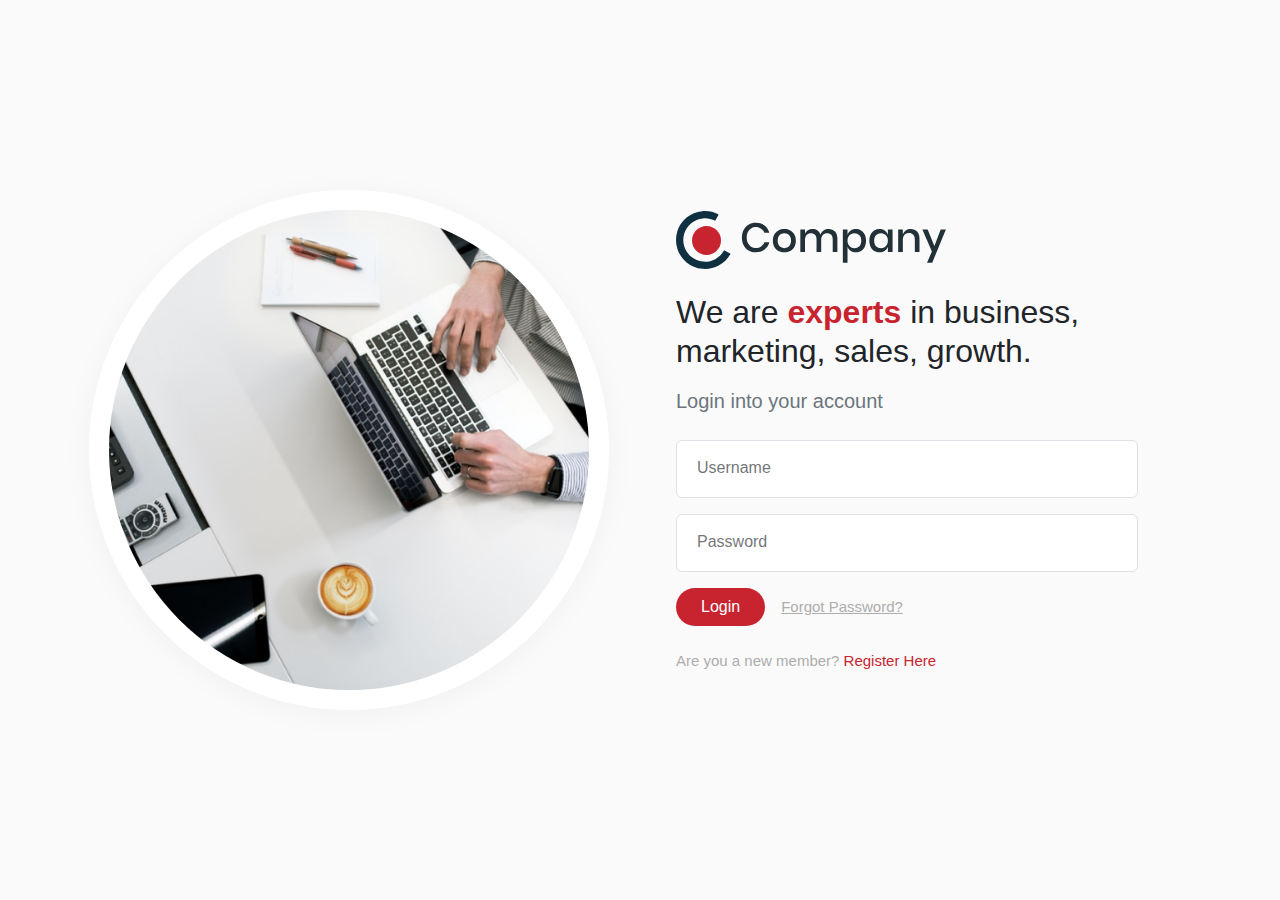
<file: index.html>
<!DOCTYPE html>
<html lang="en">
<head>
    <meta charset="UTF-8">
    <meta name="viewport" content="width=device-width, initial-scale=1.0">
    <title>Login Page</title>

    
    <link rel="stylesheet" href="css/bootstrap.min.css">
    <link rel="stylesheet" href="css/index.css">
    
</head>

<body>

<div class="container min-vh-100 d-flex align-items-center">
    <div class="row w-100 align-items-center">

       
        <div class="col-lg-6 text-center mb-4 mb-lg-0">
            <img src="images/hero-image.png" alt="Hero Image" class="hero-img">
        </div>

        <div class="col-lg-6 px-lg-5">

            
            <img src="images/logo.svg" class="mb-4" alt="Logo">

            
            <h2 class="fw-light mb-3">
                We are <span class="expert">experts</span> in business,<br>
                marketing, sales, growth.
            </h2>

            <p class="mb-4 fs-5 text-secondary">Login into your account</p>

            
            <form>
                <div class="mb-3">
                    <div class="form-floating mb-3">
                        <input type="email" class="form-control" id="floatingInput" placeholder="Username">
                        <label for="floatingInput">Username</label>
                    </div>
                </div>

                <div class="mb-3"><div class="form-floating mb-3">
                    <input type="password" class="form-control" placeholder="Password">
                    <label for="floatingInput">Password</label>
                </div>
                </div>

                <div class="d-flex align-items-center mb-4">
                    <button type="submit" class="btn login-btn px-4 me-3">
                        Login
                    </button>
                    <a href="#" class="text-muted-custom">Forgot Password?</a>
                </div>

                <p class="text-muted-custom">
                    Are you a new member?
                    <a href="#" class="register-link">Register Here</a>
                </p>
            </form>

        </div>
    </div>
</div>
</body>
</html>
</file>
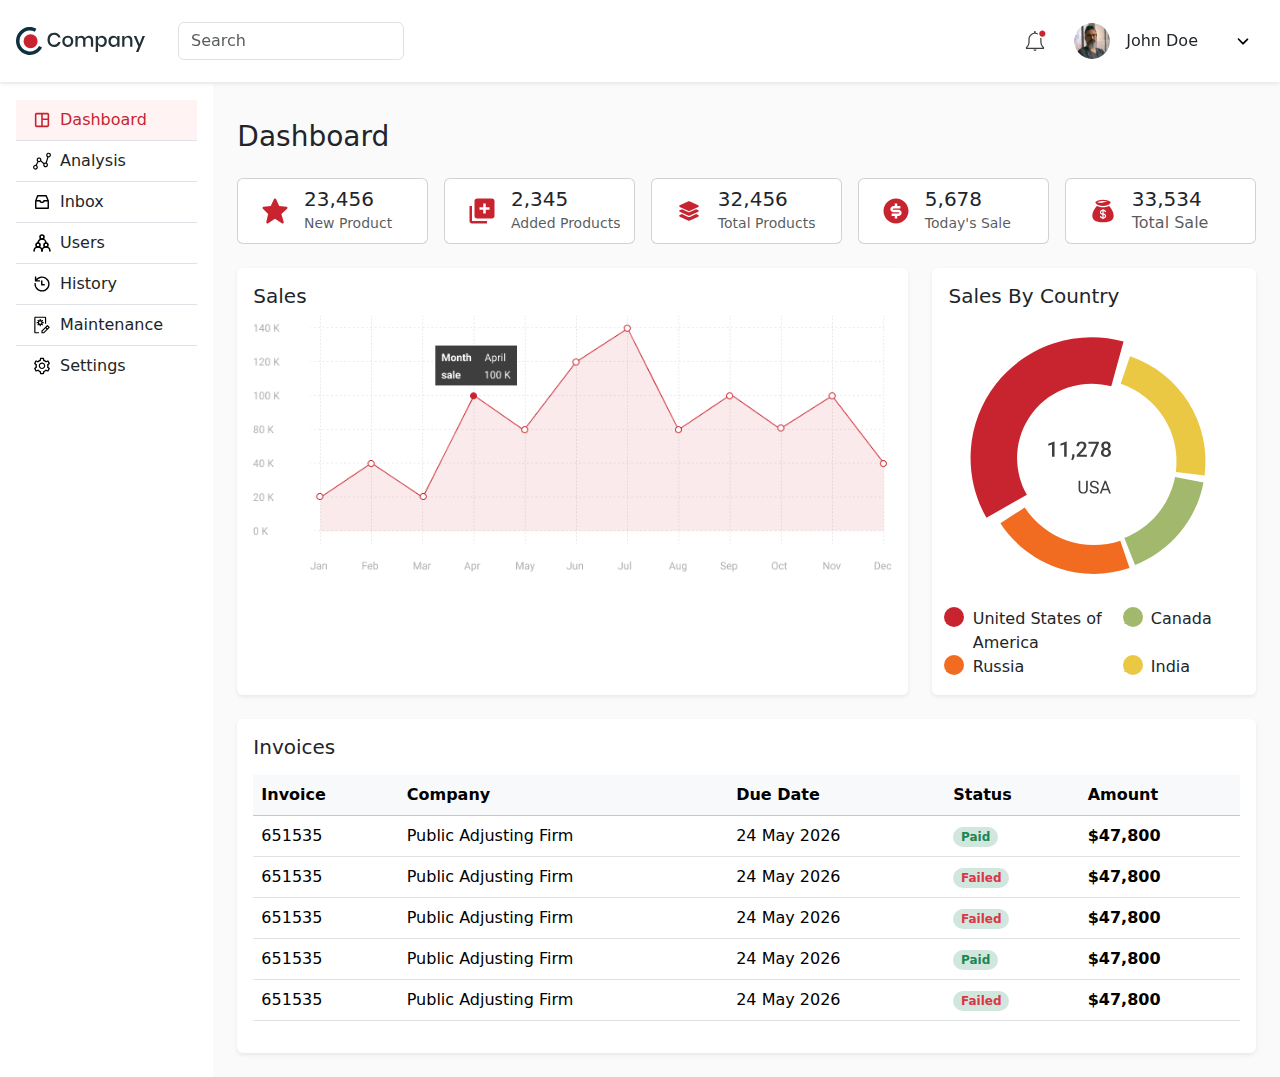
<file: dashboard.html>
<!DOCTYPE html>
<html lang="en">

<head>
    <meta charset="UTF-8">
    <title>Dashboard</title>
    <meta name="viewport" content="width=device-width, initial-scale=1">

    <link href="https://cdn.jsdelivr.net/npm/bootstrap@5.3.2/dist/css/bootstrap.min.css" rel="stylesheet">
    <link rel="stylesheet" href="css/dashboard.css">
</head>

<body>


    <nav class="navbar navbar-light bg-white px-3 shadow-sm fixed-top col-md-12 ">
        <div class="d-flex align-items-center gap-3">

            <button class="btn p-0 d-lg-none d-block" data-bs-toggle="offcanvas" data-bs-target="#sidebar">
                <img src="images/menu-bar.svg" width="30">
            </button>

            <img src="images/logo.svg" width="130">

            <input type="text" class="form-control search-input ms-3 d-none d-md-block" placeholder="Search">
        </div>

        <div class="d-flex align-items-center gap-3">
            <div class="dropdown mb-3 ms-2">
                <button
                    class="btn btn-secondary form-control justify-content-between w-100 bg-white text-secondary d-flex mt-3 border-0"
                    type="button" id="dropdownMenuButton2" data-bs-toggle="dropdown" aria-expanded="false">
                    <img src="images/notification-icon.svg" width="22">
                </button>
                <ul class="dropdown-menu" aria-labelledby="dropdownMenuButton2">
                    <li><a class="dropdown-item" href="#">Action</a></li>
                    <li><a class="dropdown-item" href="#">Another action</a></li>
                    <li><a class="dropdown-item" href="#">Something else here</a></li>
                </ul>
            </div>
            <img src="images/profile.png" width="36" class="rounded-circle">
            <span>John Doe</span>
            
            <div class="dropdown mb-3 ms-2">
                <button
                    class="btn btn-secondary form-control justify-content-between w-100 bg-white text-secondary d-flex mt-3 border-0"
                    type="button" id="dropdownMenuButton3" data-bs-toggle="dropdown" aria-expanded="false">
                    <img src="images/downward-arrow.svg" width="18">
                </button>
                <ul class="dropdown-menu dropdown-menu-right" aria-labelledby="dropdownMenuButton2">
                    <li><a class="dropdown-item" href="#">Action</a></li>
                    <li><a class="dropdown-item" href="#">Another action</a></li>
                    <li><a class="dropdown-item" href="#">Something else here</a></li>
                </ul>
            </div>
            
        </div>
    </nav>


    <div class="offcanvas offcanvas-start sidebar mt-0" tabindex="-1" id="sidebar">
        <div class="offcanvas-header">
            <h5 class="offcanvas-title">Menu</h5>
            <button type="button" class="btn-close" data-bs-dismiss="offcanvas"></button>
        </div>
        <div class="offcanvas-body">
            <div class="list-group list-group-flush ">

                <a class="list-group-item d-flex align-items-center gap-2 "
                    style="background-color: #FFF3F4; color: #C8242F;" href="dashboard.html">
                    <img src="images/dashboard-active.svg" class="icon">Dashboard
                </a>

                <a class="list-group-item d-flex align-items-center gap-2" href="innerpage.html">
                    <img src="images/graph-default.svg" class="icon">Analysis
                </a>

                <a class="list-group-item d-flex align-items-center gap-2" href="#">
                    <img src="images/inbox-default.svg" class="icon">Inbox
                </a>

                <a class="list-group-item d-flex align-items-center gap-2" href="#">
                    <img src="images/user-default.svg" class="icon">Users
                </a>

                <a class="list-group-item d-flex align-items-center gap-2" href="#">
                    <img src="images/clock-default.svg" class="icon">History
                </a>

                <a class="list-group-item d-flex align-items-center gap-2" href="#">
                    <img src="images/maintenance-default.svg" class="icon">Maintenance
                </a>

                <a class="list-group-item d-flex align-items-center gap-2" href="#">
                    <img src="images/setting-default.svg" class="icon">Settings
                </a>

            </div>
        </div>
    </div>

    <div class="container-fluid " style="margin-top: 80px;">
        <div class="row">
            <aside class="col-md-2 d-none d-lg-block sidebar p-3 mt-1" style="margin-top: -25px;">
                <div class="list-group list-group-flush">
                    <a class="list-group-item d-flex align-items-center gap-2"
                        style="background-color: #FFF3F4; color: #C8242F;" href="dashboard.html">
                        <img src="images/dashboard-active.svg" class="icon">Dashboard
                    </a>
                    <a class="list-group-item d-flex align-items-center gap-2" href="innerpage.html">
                        <img src="images/graph-default.svg" class="icon" >Analysis
                    </a>
                    <a class="list-group-item d-flex align-items-center gap-2" href="#">
                        <img src="images/inbox-default.svg" class="icon">Inbox
                    </a>
                    <a class="list-group-item d-flex align-items-center gap-2" href="#">
                        <img src="images/user-default.svg" class="icon">Users
                    </a>
                    <a class="list-group-item d-flex align-items-center gap-2" href="#">
                        <img src="images/clock-default.svg" class="icon">History
                    </a>

                    <a class="list-group-item d-flex align-items-center gap-2" href="#">
                        <img src="images/maintenance-default.svg" class="icon">Maintenance
                    </a>

                    <a class="list-group-item d-flex align-items-center gap-2" href="#">
                        <img src="images/setting-default.svg" class="icon">Settings
                    </a>
                </div>
            </aside>


            <main class="col-lg-10 col-12 p-4 ms-md-auto mt-3">
                <h3 class="mb-4">Dashboard</h3>


                <div class="row g-3 mb-4">
                    <div class="col-lg col-md-3 col-sm-4 col-6">
                        <div class="card text-center p-2 stat-card h-100">
                            <div class="d-flex align-items-center justify-content-center">
                                <div class="col-sm-4  mt-2">
                                    <img src="images/star.svg" class="mx-auto mb-2" width="30">
                                </div>
                                <div class="col-sm-8 text-start mx-auto">
                                    <h5 class="mb-0">23,456</h5>
                                    <small class="text-muted">New Product</small>
                                </div>
                            </div>
                        </div>
                    </div>
                    <div class="col-lg col-md-3 col-sm-4 col-6">
                        <div class="card text-center p-2 stat-card h-100">
                            <div class="d-flex align-items-center justify-content-center">
                                <div class="col-sm-4 mt-2">
                                    <img src="images/new-product.svg" class="mx-auto mb-2" width="30">
                                </div>
                                <div class="col-sm-8 text-start mx-auto">
                                    <h5 class="mb-0">2,345</h5>
                                    <small class="text-muted">Added Products</small>
                                </div>
                            </div>
                        </div>
                    </div>
                    <div class="col-lg col-md-3 col-sm-4 col-6">
                        <div class="card text-center p-2 stat-card h-100">
                            <div class="d-flex align-items-center justify-content-center">
                                <div class="col-4 mt-2">
                                    <img src="images/total-product.svg" class="mx-auto mb-2" width="30">
                                </div>
                                <div class="col-8 text-start mx-auto">
                                    <h5 class="mb-0">32,456</h5>
                                    <small class="text-muted">Total Products</small>
                                </div>
                            </div>
                        </div>
                    </div>
                    <div class="col-lg col-md-3 col-sm-4 col-6">
                        <div class="card text-center p-2 stat-card h-100">
                            <div class="d-flex align-items-center justify-content-center">
                                <div class="col-4 mt-2">
                                    <img src="images/dollar-filled.svg" class="mx-auto mb-2" width="30">
                                </div>
                                <div class="col-8 text-start mx-auto">
                                    <h5 class="mb-0">5,678</h5>
                                    <small class="text-muted">Today's Sale</small>
                                </div>
                            </div>
                        </div>
                    </div>
                    <div class="col-lg col-md-3 col-sm-4 col-6">
                        <div class="card text-center p-2 stat-card h-100">
                            <div class="d-flex align-items-center justify-content-center">
                                <div class="col-4 mt-2">
                                    <img src="images/money-bag.svg" class="mx-auto mb-2" width="30">
                                </div>
                                <div class="col-8 text-start mx-auto">
                                    <h5 class="mb-0">33,534</h5>
                                    <span class="text-muted">Total Sale</span>
                                </div>
                            </div>
                        </div>
                    </div>
                </div>

                <div class="row g-4 mb-4">
                    <div class="col-md-8">
                        <div class="card p-3 border-0 shadow-sm h-100">
                            <h5 class="card-title">Sales</h5>
                            <img src="images/data-graph.png" class="img-fluid rounded ">
                        </div>
                    </div>
                    <div class="col-md-4">
                        <div class="card p-3 border-0 shadow-sm h-100">
                            <h5 class="card-title">Sales By Country</h5>
                            <img src="images/pie-chart.svg" class="img-fluid">
                            
                            <div class="d-flex justify-content-center">
                                <div class="col-1 mx-1">
                                    <div class="box1">
                                        1
                                    </div>
                                </div>
                                <div class="col-6">
                                    United States of America
                                </div>
                                <div class="col-1 mx-1">
                                    <div class="box2">
                                        1
                                    </div>
                                </div>
                                <div class="col-4">
                                    Canada
                                </div>
                            </div>

                            <div class="d-flex justify-content-center">
                                <div class="col-lg-1 col-1 mx-1">
                                    <div class="box3">
                                        1
                                    </div>
                                </div>
                                <div class="col-lg-6 col-6">
                                    Russia
                                </div>
                                <div class="col-lg-1 col-1 mx-1">
                                    <div class="box4">
                                        1
                                    </div>
                                </div>
                                <div class="col-lg-4 col-4">
                                    India
                                </div>
                            </div>
                        </div>
                    </div>
                </div>

                <div class="row">
                    <div class="col-12">
                        <div class="card p-3 border-0 shadow-sm">
                            <h5 class="mb-3">Invoices</h5>
                            <div class="table-responsive">
                                <table class="table table-hover align-middle">
                                    <thead class="table-light">
                                        <tr>
                                            <th>Invoice</th>
                                            <th>Company</th>
                                            <th>Due Date</th>
                                            <th>Status</th>
                                            <th>Amount</th>
                                        </tr>
                                    </thead>
                                    <tbody>
                                        <tr>
                                            <td>651535</td>
                                            <td>Public Adjusting Firm</td>
                                            <td>24 May 2026</td>
                                            <td><span
                                                    class="badge rounded-pill bg-success-subtle text-success">Paid</span>
                                            </td>
                                            <td><strong>$47,800</strong></td>
                                        </tr>
                                        <tr>
                                            <td>651535</td>
                                            <td>Public Adjusting Firm</td>
                                            <td>24 May 2026</td>
                                            <td><span
                                                    class="badge rounded-pill bg-success-subtle text-danger">Failed</span>
                                            </td>
                                            <td><strong>$47,800</strong></td>
                                        </tr>
                                        <tr>
                                            <td>651535</td>
                                            <td>Public Adjusting Firm</td>
                                            <td>24 May 2026</td>
                                            <td><span
                                                    class="badge rounded-pill bg-success-subtle text-danger">Failed</span>
                                            </td>
                                            <td><strong>$47,800</strong></td>
                                        </tr>
                                        <tr>
                                            <td>651535</td>
                                            <td>Public Adjusting Firm</td>
                                            <td>24 May 2026</td>
                                            <td><span
                                                    class="badge rounded-pill bg-success-subtle text-success">Paid</span>
                                            </td>
                                            <td><strong>$47,800</strong></td>
                                        </tr>
                                        <tr>
                                            <td>651535</td>
                                            <td>Public Adjusting Firm</td>
                                            <td>24 May 2026</td>
                                            <td><span
                                                    class="badge rounded-pill bg-success-subtle text-danger">Failed</span>
                                            </td>
                                            <td><strong>$47,800</strong></td>
                                        </tr>

                                    </tbody>
                                </table>
                            </div>
                        </div>
                    </div>
                </div>
            </main>
        </div>
    </div>

    <script src="https://cdn.jsdelivr.net/npm/bootstrap@5.3.2/dist/js/bootstrap.bundle.min.js"></script>
</body>

</html>
</file>
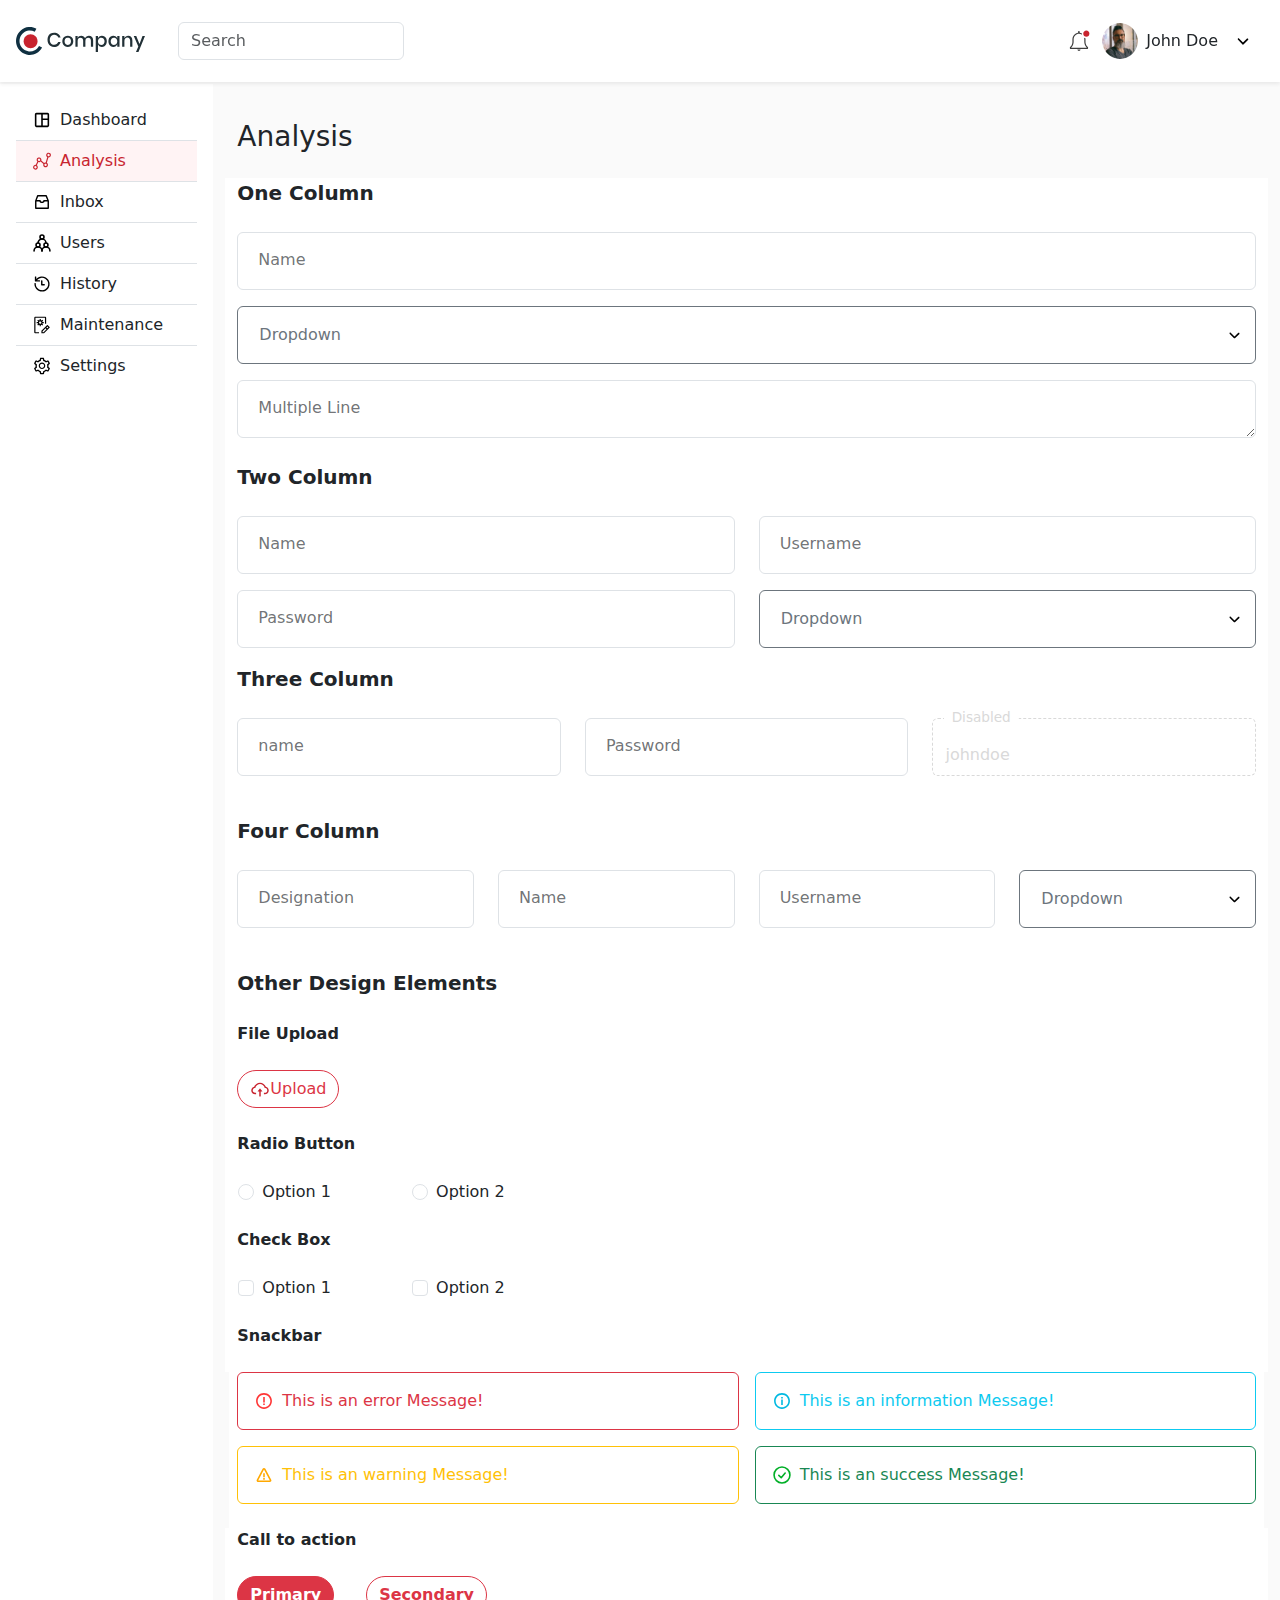
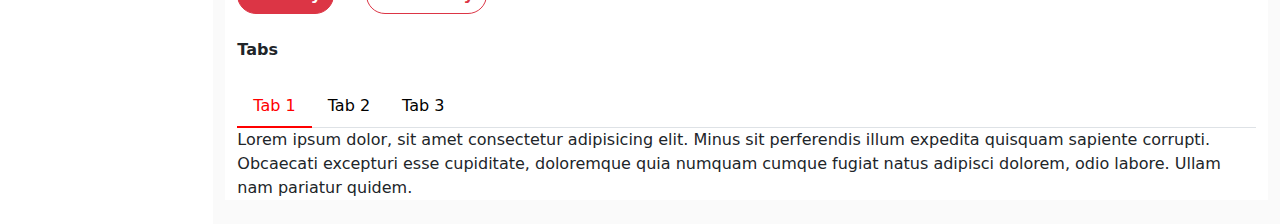
<file: innerpage.html>
<!DOCTYPE html>
<html lang="en">

<head>
    <meta charset="UTF-8">
    <meta name="viewport" content="width=device-width, initial-scale=1.0">
    <title>Document</title>
    <link rel="stylesheet" href="css/bootstrap.min.css">
    <link rel="stylesheet" href="css/innerpage.css">
    <script src="js/bootstrap.bundle.min.js"></script>
</head>

<body>
    <nav class="navbar navbar-light bg-white px-3 shadow-sm fixed-top col-md-12 ">
        <div class="d-flex align-items-center gap-3">

            <button class="btn p-0 d-lg-none d-block" data-bs-toggle="offcanvas" data-bs-target="#sidebar">
                <img src="images/menu-bar.svg" width="30">
            </button>

            <img src="images/logo.svg" width="130">

            <input type="text" class="form-control search-input ms-3 d-none d-md-block" placeholder="Search">
        </div>

        <div class="d-flex align-items-center gap-0">
            <div class="dropdown mb-3">
                <button
                    class="btn btn-secondary form-control w-100 bg-white text-secondary d-flex mt-3 border-0"
                    type="button" id="dropdownMenuButton2" data-bs-toggle="dropdown" aria-expanded="false">
                    <img src="images/notification-icon.svg" width="22">
                </button>
                <ul class="dropdown-menu" aria-labelledby="dropdownMenuButton2">
                    <li><a class="dropdown-item" href="#">Action</a></li>
                    <li><a class="dropdown-item" href="#">Another action</a></li>
                    <li><a class="dropdown-item" href="#">Something else here</a></li>
                </ul>
            </div>
            
            <img src="images/profile.png" width="36" class="rounded-circle">
            <span class="ms-2">John Doe</span>
            <div class="dropdown mb-3 ms-1">
                <button
                    class="btn btn-secondary form-control justify-content-between w-100 bg-white text-secondary d-flex mt-3 border-0"
                    type="button" id="dropdownMenuButton3" data-bs-toggle="dropdown" aria-expanded="false">
                    <img src="images/downward-arrow.svg" width="18">
                </button>
                <ul class="dropdown-menu dropdown-menu-right" aria-labelledby="dropdownMenuButton2">
                    <li><a class="dropdown-item" href="#">Action</a></li>
                    <li><a class="dropdown-item" href="#">Another action</a></li>
                    <li><a class="dropdown-item" href="#">Something else here</a></li>
                </ul>
            </div>
        </div>
    </nav>

    <div class="offcanvas offcanvas-start sidebar" tabindex="-1" id="sidebar">
        <div class="offcanvas-header">
            <h5 class="offcanvas-title">Menu</h5>
            <button type="button" class="btn-close" data-bs-dismiss="offcanvas"></button>
        </div>
        <div class="offcanvas-body">
            <div class="list-group list-group-flush ">

                <a class="list-group-item d-flex align-items-center gap-2 " href="dashboard.html">
                    <img src="images/dashboard-default.svg" class="icon">Dashboard
                </a>

                <a class="list-group-item d-flex align-items-center gap-2" href="innerpage.html" style="background-color: #FFF3F4; color: #C8242F;">
                    <img src="images/graph-active.svg" class="icon">Analysis
                </a>

                <a class="list-group-item d-flex align-items-center gap-2" href="#"> 
                    <img src="images/inbox-default.svg" class="icon">Inbox
                </a>

                <a class="list-group-item d-flex align-items-center gap-2" href="#">
                    <img src="images/user-default.svg" class="icon">Users
                </a>

                <a class="list-group-item d-flex align-items-center gap-2" href="#">
                    <img src="images/clock-default.svg" class="icon">History
                </a>

                <a class="list-group-item d-flex align-items-center gap-2" href="#">
                    <img src="images/maintenance-default.svg" class="icon">Maintenance
                </a>

                <a class="list-group-item d-flex align-items-center gap-2" href="#">
                    <img src="images/setting-default.svg" class="icon">Settings
                </a>

            </div>
        </div>
    </div>

    <div class="container-fluid " style="margin-top: 80px;">
        <div class="row">
            <aside class="col-md-2 d-none d-lg-block sidebar p-3 mt-1" style="margin-top: -25px;">
                <div class="list-group list-group-flush">
                    <a class="list-group-item d-flex align-items-center gap-2" href="dashboard.html">
                        <img src="images/dashboard-default.svg" class="icon">Dashboard
                    </a>
                    <a class="list-group-item d-flex align-items-center gap-2" href="innerpage.html" style="background-color: #FFF3F4; color: #C8242F;">
                        <img src="images/graph-active.svg" class="icon">Analysis
                    </a>
                    <a class="list-group-item d-flex align-items-center gap-2" href="#">
                        <img src="images/inbox-default.svg" class="icon">Inbox
                    </a>
                    <a class="list-group-item d-flex align-items-center gap-2" href="#">
                        <img src="images/user-default.svg" class="icon">Users
                    </a>
                    <a class="list-group-item d-flex align-items-center gap-2" href="#">
                        <img src="images/clock-default.svg" class="icon">History
                    </a>

                    <a class="list-group-item d-flex align-items-center gap-2" href="#">
                        <img src="images/maintenance-default.svg" class="icon">Maintenance
                    </a>

                    <a class="list-group-item d-flex align-items-center gap-2" href="#">
                        <img src="images/setting-default.svg" class="icon">Settings
                    </a>
                </div>
            </aside>
            <main class="col-lg-10 col-12 p-4 ms-md-auto mt-3">
                <h3 class="mb-4">Analysis</h3>
                <div class="row bg-white">
                    <div class="col-lg-11 mx-0 fw-bold fs-5 mb-4">
                        One Column
                    </div>
                </div>
                <div class="row bg-white">
                    <div class="col-lg-11 mx-0 w-100 ">
                        <div class="form-floating mb-3">
                            <input type="text" class="form-control mb-3" placeholder="Name">
                            <label for="floatingInput">Name</label>
                        </div>
                        <div class="dropdown mb-3">
                            <button
                                class="btn btn-secondary form-control align-items-center justify-content-between w-100 bg-white text-secondary d-flex"
                                type="button" id="dropdownMenuButton1" data-bs-toggle="dropdown" aria-expanded="false" style="height: 58px;">
                                <span style="margin-left: 9px;">Dropdown</span>
                                <img src="images/downward-arrow.svg" alt="">
                            </button>
                            <ul class="dropdown-menu" aria-labelledby="dropdownMenuButton1">
                                <li><a class="dropdown-item" href="#">Action</a></li>
                                <li><a class="dropdown-item" href="#">Another action</a></li>
                                <li><a class="dropdown-item" href="#">Something else here</a></li>
                            </ul>
                        </div>
                        <div class="form-floating mb-4">
                            <textarea type="text" class="form-control mb-3" placeholder="Multiple Line"></textarea>
                            <label for="floatingInput">Multiple Line</label>
                        </div>
                    </div>
                </div>
                <div class="row bg-white">
                    <div class="col-lg-11 mx-0 fw-bold fs-5 mb-4">
                        Two Column
                    </div>
                </div>
                <div class="row bg-white">
                    <div class="col-sm-6 mx-0">
                        <div class="form-floating mb-3">
                            <input type="text" class="form-control mb-3" placeholder="Name">
                            <label for="floatingInput">Name</label>
                        </div>
                    </div>
                    <div class="col-sm-6 mx-0">
                        <div class="form-floating mb-3">
                            <input type="text" class="form-control mb-3" placeholder="Username">
                            <label for="floatingInput">Username</label>
                        </div>
                    </div>
                </div>
                <div class="row bg-white">
                    <div class="col-sm-6 mx-0">
                        <div class="form-floating mb-3">
                            <input type="password" class="form-control mb-3" placeholder="Password">
                            <label for="floatingInput">Password</label>
                        </div>
                    </div>
                    <div class="col-sm-6 mx-0">
                        <div class="dropdown mb-3 ">
                            <button
                                class="btn btn-secondary form-control align-items-center justify-content-between w-100 bg-white text-secondary d-flex"
                                type="button" id="dropdownMenuButton1" data-bs-toggle="dropdown" aria-expanded="false" style="height: 58px;">
                                <span style="margin-left: 9px;">Dropdown</span>
                                <img src="images/downward-arrow.svg" alt="">
                            </button>
                            <ul class="dropdown-menu" aria-labelledby="dropdownMenuButton1">
                                <li><a class="dropdown-item" href="#">Action</a></li>
                                <li><a class="dropdown-item" href="#">Another action</a></li>
                                <li><a class="dropdown-item" href="#">Something else here</a></li>
                            </ul>
                        </div>
                    </div>
                </div>
                <div class="row bg-white">
                    <div class="col-lg-11 mx-0 fw-bold fs-5 mb-4">
                        Three Column
                    </div>
                </div>
                <div class="row bg-white">
                    <div class="col-lg-4 col-sm-6 mx-0">
                        <div class="form-floating mb-3">
                            <input type="text" class="form-control mb-3" placeholder="Name">
                            <label for="floatingInput">name</label>
                        </div>
                    </div>
                    <div class="col-lg-4 col-sm-6 mx-0">
                        <div class="form-floating mb-3">
                            <input type="password" class="form-control mb-3" placeholder="Password">
                            <label for="floatingInput">Password</label>
                        </div>
                    </div>
                    <div class="col-lg-4 col-sm-6 mx-0 mb-4">
                        <div class="form-floating mb-3">
                            <input type="text" class="form-control mb-3 text" placeholder="Disabled" value="johndoe" style="border-style: dashed;  background-color: white; color: #D9D9D9; border-color: #D9D9D9 ;" disabled>
                            <label for="floatingInput" style="color: #D9D9D9;">Disabled</label>
                        </div>
                    </div>
                </div>


                <div class="row bg-white">
                    <div class="col-lg-11 mx-0 fw-bold fs-5 mb-4">
                        Four Column
                    </div>
                </div>
                <div class="row bg-white">
                    <div class="col-lg-3 col-md-4 col-sm-6">
                        <div class="form-floating mb-3">
                            <input type="text" class="form-control mb-3" placeholder="Designation">
                            <label for="floatingInput">Designation</label>
                        </div>
                    </div>
                    <div class="col-lg-3 col-md-4 col-sm-6">
                        <div class="form-floating mb-3">
                            <input type="text" class="form-control mb-3" placeholder="Name">
                            <label for="floatingInput">Name</label>
                        </div>
                    </div>
                    <div class="col-lg-3 col-md-4 col-sm-6">
                        <div class="form-floating mb-3">
                            <input type="text" class="form-control mb-3" placeholder="Username">
                            <label for="floatingInput">Username</label>
                        </div>
                    </div>
                    <div class="col-lg-3 col-md-4 mb-4 col-sm-6">
                        <div class="dropdown mb-3 ">
                            <button
                                class="btn btn-secondary form-control align-items-center justify-content-between w-100 bg-white text-secondary d-flex"
                                type="button" id="dropdownMenuButton1" data-bs-toggle="dropdown" aria-expanded="false" style="height: 58px;">
                                <span style="margin-left: 9px;">Dropdown</span>
                                <img src="images/downward-arrow.svg" alt="">
                            </button>
                            <ul class="dropdown-menu" aria-labelledby="dropdownMenuButton1">
                                <li><a class="dropdown-item" href="#">Action</a></li>
                                <li><a class="dropdown-item" href="#">Another action</a></li>
                                <li><a class="dropdown-item" href="#">Something else here</a></li>
                            </ul>
                        </div>
                    </div>
                </div>

                <div class="row bg-white">
                    <div class="col-lg-11 mx-0 fw-bold fs-5 mb-4">
                        Other Design Elements
                    </div>
                </div>
                <div class="row bg-white">
                    <div class="col-lg-11 mx-0 fw-bold fs-6 mb-4">
                        File Upload
                    </div>
                </div>
                <div class="row bg-white">
                    <div class="mb-4 d-flex justify-content-start align-items-center ">
                        <label  class="btn btn-outline-danger rounded-5">
                            <input class="form-control d-none" type="file" name="file" id="formFile" required>
                            <img src="images/cloud-upload-icon.svg" alt="">Upload
                        </label>
                    </div>    
                </div>
                <div class="row bg-white">
                    <div class="col-lg-11 mx-0 fw-bold fs-6 mb-4">
                        Radio Button 
                    </div>
                </div>

                <div class="row bg-white">
                    <div class="form-check col-lg-2 col-md-3 col-sm-4 col-5 d-flex justify-content-start mb-4 custom_input">
                        <input class="mx-1 me-2 form-check-input" type="radio" id="exampleRadio1" name="radio_button" value="option1" >
                        <label class="mx-0 form-check-label" for="exampleRadio1">Option 1</label>
                    </div>
                    <div class="form-check col-lg-2 col-md-3 col-sm-4 col-5 d-flex justify-content-start mb-4">
                        <input class="mx-1 me-2 form-check-input" type="radio" id="exampleRadio2" name="radio_button" value="option2">
                        <label class="form-check-label" for="exampleRadio2">Option 2</label>
                    </div>
                </div>
                <div class="row bg-white">
                    <div class="col-lg-11 mx-0 fw-bold fs-6 mb-4">
                        Check Box
                    </div>
                </div>
                <div class="row bg-white">
                    <div class="form-check col-lg-2 col-md-3 col-sm-4 col-5 d-flex justify-content-start mb-4 custom_input">
                        <input class="me-2 form-check-input mx-1" id="inlineCheckbox1" type="checkbox" value="option1">
                        <label class="form-check-label mx-0" for="inlineCheckbox1">Option 1</label>
                    </div>
                    <div class="form-check col-lg-2 col-md-3 col-sm-4 col-5 d-flex justify-content-start mb-4">
                        <input class="me-2 form-check-input mx-1" id="inlineCheckbox2" type="checkbox" value="option2">
                        <label class="form-check-label mx-0" for="inlineCheckbox2">Option 2</label>
                    </div>
                </div>
                <div class="row bg-white">
                    <div class="col-lg-11 mx-0 fw-bold fs-6 mb-4">
                        Snackbar
                    </div>
                </div>
                <div class="row bg-white g-3">
                    <div class="col-6">
                        <div class="alert border border-danger d-flex align-items-center mb-0">
                            <img src="images/error-icon.svg" alt="" class="icon me-2">
                            <div class="text-danger">
                                This is an error Message!
                            </div>
                        </div>
                    </div>
                    <div class="col-6">
                        <div class="alert border border-info d-flex align-items-center mb-0">
                            <img src="images/info-icon.svg" alt="" class="icon me-2">
                            <div class="text-info">
                                This is an information Message!
                            </div>
                        </div>
                    </div>
                    
                    <div class="col-6">
                        <div class="alert border border-warning d-flex align-items-center mb-4">
                            <img src="images/warning-icon.svg" alt="" class="icon me-2">
                            <div class="text-warning">
                                This is an warning Message!
                            </div>
                        </div>
                    </div>
                    <div class="col-6">
                        <div class="alert border border-success d-flex align-items-center mb-4">
                            <img src="images/success-icon.svg" alt="" class="icon me-2">
                            <div class="text-success" role="alert">
                                This is an success Message!
                            </div>
                        </div>
                    </div>
                </div>
                <div class="row bg-white">
                    <div class="col-lg-6">
                        
                    </div>
                    <div class="col-lg-6"></div>
                </div>
                <div class="row bg-white">
                    <div class="col-lg-11 mx-0 fw-bold fs-6 mb-4">
                        Call to action
                    </div>
                </div>
                <div class="row bg-white d-flex justify-content-center align-items-center">
                    <div class="col d-flex justify-content-start">
                        <button class="btn btn-danger text-white border-danger fw-bold rounded-5 me-3 mb-4">Primary</button>
                        <buttom class="btn btn-white text-danger border-danger rounded-5 fw-bold mb-4 mx-3">Secondary</buttom>
                    </div>
                </div>
                <div class="row bg-white">
                    <div class="col-lg-11 mx-0 fw-bold fs-6 mb-4">
                        Tabs
                    </div>
                </div>
                <div class="row bg-white">
                    <div class="col-lg-12 mx-0">
                        <ul class="nav nav-tabs" id="myTab" role="tablist">
                            <li class="nav-item" role="presentation">
                                <a class="nav-link active" id="home-tab" data-bs-toggle="tab" data-bs-target="#home" type="button" role="tab" aria-controls="home" aria-selected="true">Tab 1</a>
                            </li>
                            <li class="nav-item" role="presentation">
                                <a class="nav-link" id="profile-tab" data-bs-toggle="tab" data-bs-target="#profile" type="button" role="tab" aria-controls="profile" aria-selected="false">Tab 2</a>
                            </li>
                            <li class="nav-item" role="presentation">
                                <a class="nav-link" id="contact-tab" data-bs-toggle="tab" data-bs-target="#contact" type="button" role="tab" aria-controls="contact" aria-selected="false">Tab 3</a>
                            </li>
                        </ul>
                        <div class="tab-content" id="myTabContent">
                            <div class="tab-pane fade show active" id="home" role="tabpanel" aria-labelledby="home-tab">Lorem ipsum dolor, sit amet consectetur adipisicing elit. Minus sit perferendis illum expedita quisquam sapiente corrupti. Obcaecati excepturi esse cupiditate, doloremque quia numquam cumque fugiat natus adipisci dolorem, odio labore. Ullam nam pariatur quidem.</div>
                            <div class="tab-pane fade" id="profile" role="tabpanel" aria-labelledby="profile-tab">Lorem ipsum dolor sit amet consectetur adipisicing elit. Nostrum autem aliquid sequi necessitatibus totam temporibus repudiandae modi atque exercitationem maxime nisi ea, eveniet accusantium laboriosam corrupti quo dolor recusandae veniam sit sunt voluptatem labore?</div>
                            <div class="tab-pane fade" id="contact" role="tabpanel" aria-labelledby="contact-tab">Lorem, ipsum dolor sit amet consectetur adipisicing elit. Quis, vero laudantium? Est ea quisquam culpa odio asperiores delectus, explicabo maiores velit, impedit ullam similique incidunt reprehenderit, ab voluptatibus voluptate neque soluta obcaecati doloremque eligendi.</div>
                        </div>
                    </div>
                </div>
            </main>
        </div>
    </div>
</body>

</html>
</file>
<file: css/index.css>
body {
    background-color: #FAFAFA;
    font-family: Roboto, sans-serif;
}

.hero-img {
    width: 100%;
    max-width: 520px;
    border-radius: 50%;
    border: 20px solid #fff;
    box-shadow: 0px 4px 31px #0000000A;
}

.expert {
    color: #C8242F;
    font-weight: bold;
}

.login-btn {
    background-color: #C8242F;
    border-radius: 23px;
    color: white;
}

.login-btn:hover {
    background-color: #a51d27;
}

.form-control {
    height: 49px;
}

.text-muted-custom {
    color: #ADADAD;
    font-size: 15px;
}

.register-link {
    color: #C8242F;
    text-decoration: none;
}

.form-floating > label{
    background: white;
    padding: 0 0.5rem;
    height: auto;
    top: 15px;
    left: 0.75rem;
    transform-origin: 0 0;
}

.form-floating > .form-control:focus ~ label, 
.form-floating > .form-control:not(:placeholder-shown) ~ label {
    transform: translateY(-100%) scale(0.85);
}
</file>
<file: css/dashboard.css>
body {
    background: #FAFAFA;
}

.sidebar {
    background: #fff;
}

.icon {
    width: 20px;
}

.box1{
    border-radius: 50%;
    background-color: #C8242F;
    width: 20px;
    height: 20px;
    color: #C8242F;
}

.box2{
    border-radius: 50%;
    background-color: #A2B86C;
    width: 20px;
    height: 20px;
    color: #A2B86C;
}

.box3{
    background-color: #F16C20; 
    border-radius: 50%;
    width: 20px;
    height: 20px;
    color: #F16C20;
}

.box4{
    border-radius: 50%;
    background-color: #EBC844;
    width: 20px;
    height: 20px;
    color: #EBC844;
}
</file>
<file: css/innerpage.css>
.icon{
    width: 20px;
}
body {
    background: #FAFAFA;
}

.sidebar {
    background: #fff;
}
.form-check-input:checked[type=radio] {
    accent-color: red;
}

form-check-input:checked {
    background-color: #ff0000;
    border-color: #ff0000; 
}

.nav-tabs .nav-link.active{
    border: none;
    border-bottom:2px solid #ff0000;
    font-weight: 500;
    background-color: white;
    color: red;
}
.nav-tabs .nav-link:not(.active){
    border: none;
    color: black;
}

.form-check-input:checked {
    background-color: #dc3545; 
    border-color: #dc3545; 
}

.form-check-input:focus {
    box-shadow: 0 0 0 0.25rem rgba(220, 53, 69, 0.25);
    border-color: #dc3545;
}

.custom_input{
    margin-left: -15px;
}

.form-floating > label{
    background: white;
    padding: 0 0.5rem;
    height: auto;
    top: 15px;
    left: 0.75rem;
    transform-origin: 0 0;
    font-size: 16px;
}

.form-floating > .form-control:focus ~ label, 
.form-floating > .form-control:not(:placeholder-shown) ~ label {
    transform: translateY(-100%) scale(0.85);
    font-size: 16px;
}
</file>
